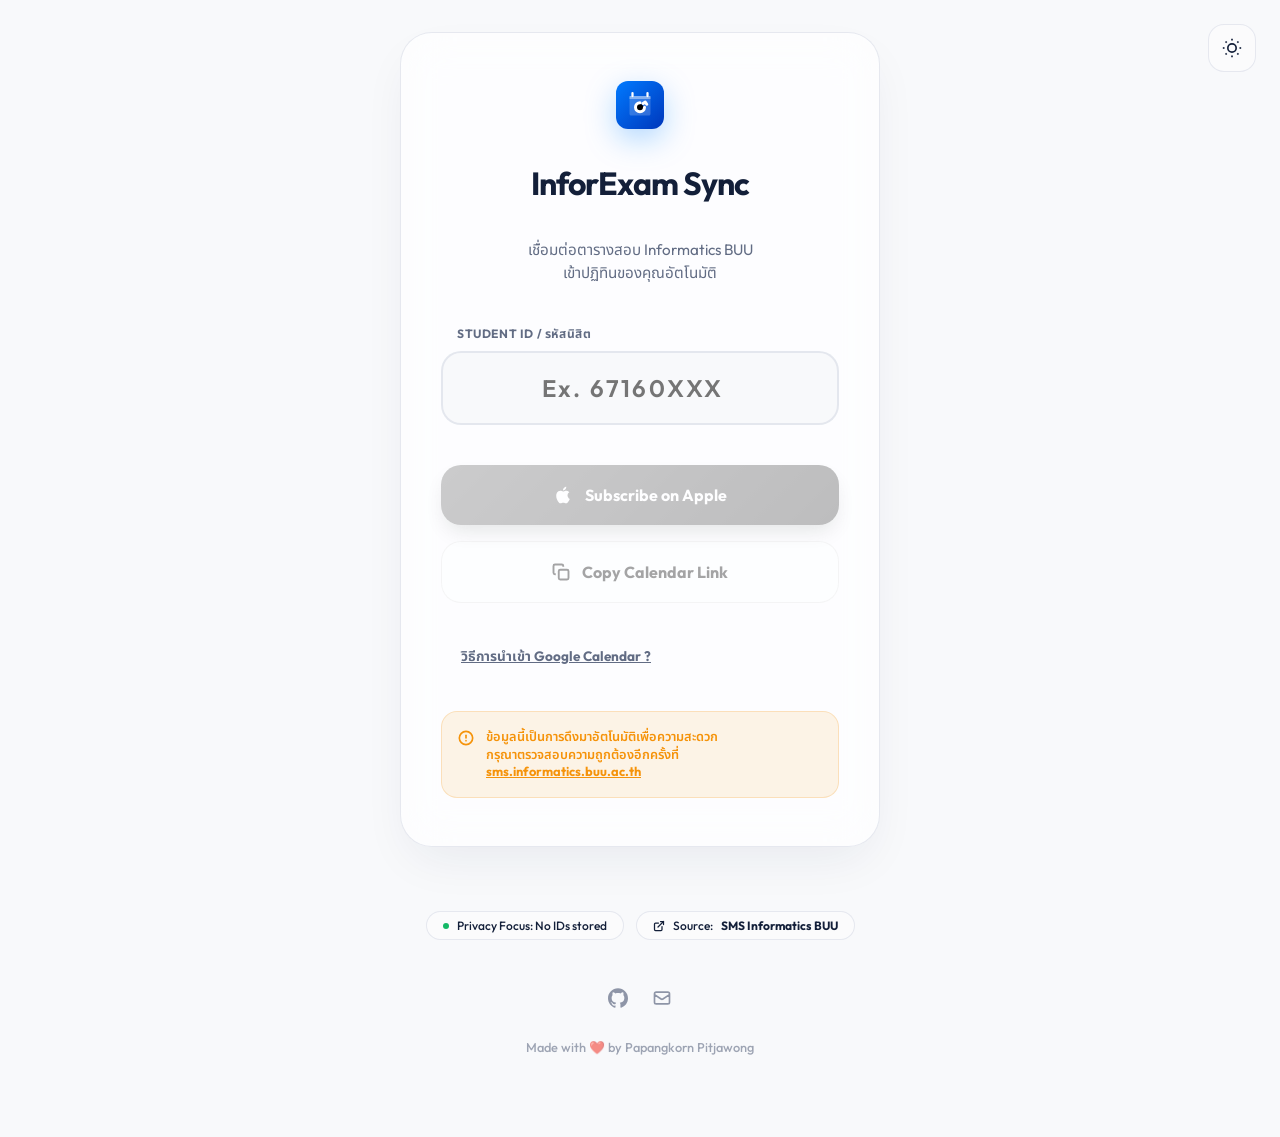
<file: index.html>
<!DOCTYPE html>
<html lang="th">

<head>
    <meta charset="UTF-8">
    <meta name="viewport" content="width=device-width, initial-scale=1.0">
    <title>InforExam Sync | ตารางสอบ IF BUU 📅</title>

    <!-- Fonts -->
    <link rel="preconnect" href="https://fonts.googleapis.com">
    <link rel="preconnect" href="https://fonts.gstatic.com" crossorigin>
    <link
        href="https://fonts.googleapis.com/css2?family=Outfit:wght@300;400;500;600;700&family=Inter:wght@400;500;600;700&family=Noto+Sans+Thai:wght@300;400;700&display=swap"
        rel="stylesheet">

    <!-- Styles -->
    <link rel="stylesheet" href="/css/style.css">

    <!-- Meta -->
    <meta name="description" content="InforExam Sync - Automated BUU Informatics Exam Calendar Sync">
    <meta name="theme-color" content="#017aff">

    <!-- Favicon -->
    <link rel="icon" type="image/svg+xml" href="/favicon.svg">
</head>

<body data-theme="light">

    <nav class="theme-nav">
        <button id="theme-toggle" class="icon-btn" title="Toggle Theme">
            <svg id="sun-icon" width="20" height="20" fill="none" stroke="currentColor" stroke-width="2"
                viewbox="0 0 24 24">
                <circle cx="12" cy="12" r="5"></circle>
                <line x1="12" y1="1" x2="12" y2="3"></line>
                <line x1="12" y1="21" x2="12" y2="23"></line>
                <line x1="4.22" y1="4.22" x2="5.64" y2="5.64"></line>
                <line x1="18.36" y1="18.36" x2="19.78" y2="19.78"></line>
                <line x1="1" y1="12" x2="3" y2="12"></line>
                <line x1="21" y1="12" x2="23" y2="12"></line>
                <line x1="4.22" y1="19.78" x2="5.64" y2="18.36"></line>
                <line x1="18.36" y1="5.64" x2="19.78" y2="4.22"></line>
            </svg>
            <svg id="moon-icon" width="20" height="20" fill="none" stroke="currentColor" stroke-width="2"
                viewbox="0 0 24 24" style="display:none">
                <path d="M21 12.79A9 9 0 1 1 11.21 3 7 7 0 0 0 21 12.79z"></path>
            </svg>
        </button>
    </nav>

    <main class="container">
        <div class="card">
            <header class="header">
                <div class="logo">
                    <svg width="48" height="48" viewBox="0 0 32 32">
                        <defs>
                            <linearGradient id="logoGradient" x1="0%" y1="0%" x2="100%" y2="100%">
                                <stop offset="0%" style="stop-color:#017aff;stop-opacity:1" />
                                <stop offset="100%" style="stop-color:#0037bb;stop-opacity:1" />
                            </linearGradient>
                        </defs>
                        <rect width="32" height="32" rx="8" fill="url(#logoGradient)" />
                        <path
                            d="M9 11C9 10.4477 9.44772 10 10 10H22C22.5523 10 23 10.4477 23 11V22C23 22.5523 22.5523 23 22 23H10C9.44772 23 9 22.5523 9 22V11Z"
                            fill="white" fill-opacity="0.2" />
                        <path d="M11 8V10M21 8V10" stroke="white" stroke-width="1.5" stroke-linecap="round" />
                        <path
                            d="M16 14.5C14.3431 14.5 13 15.8431 13 17.5C13 19.1569 14.3431 20.5 16 20.5C17.6569 20.5 19 19.1569 19 17.5"
                            stroke="white" stroke-width="2" stroke-linecap="round" />
                        <path d="M18 15L19.5 14L20.5 15.5" stroke="white" stroke-width="2" stroke-linecap="round"
                            stroke-linejoin="round" />
                        <rect x="9" y="10" width="14" height="2" fill="white" fill-opacity="0.4" />
                    </svg>
                </div>
                <h1>InforExam Sync</h1>
                <p style="color: var(--text-muted); font-size: 0.95rem; margin-top: 0.5rem;">
                    เชื่อมต่อตารางสอบ Informatics BUU <br>เข้าปฏิทินของคุณอัตโนมัติ
                </p>
            </header>

            <div class="input-block">
                <label class="label">Student ID / รหัสนิสิต</label>
                <input type="number" id="std_id" placeholder="Ex. 67160XXX" maxlength="8">
            </div>

            <div class="btn-list">
                <button id="apple_btn" class="btn btn-apple" disabled>
                    <svg width="20" height="20" fill="currentColor" viewbox="0 0 24 24">
                        <path
                            d="M18.71 19.5c-.83 1.24-1.71 2.45-3.1 2.48-1.34.03-1.77-.79-3.29-.79-1.53 0-2 .76-3.27.82-1.31.05-2.31-1.32-3.14-2.53C4.25 17 2.94 12.45 4.7 9.39c.87-1.52 2.43-2.48 4.12-2.51 1.28-.02 2.5.87 3.29.87.78 0 2.26-1.07 3.81-.91.65.03 2.47.26 3.64 1.98-.09.06-2.17 1.28-2.15 3.81.03 3.02 2.65 4.03 2.68 4.04-.03.07-.42 1.44-1.38 2.83M13 3.5c.73-.83 1.94-1.46 2.94-1.5.13 1.17-.34 2.35-1.04 3.19-.69.85-1.83 1.51-2.95 1.42-.15-1.15.41-2.35 1.05-3.11z" />
                    </svg>
                    Subscribe on Apple
                </button>
                <button id="copy_btn" class="btn btn-ghost" disabled>
                    <svg width="18" height="18" fill="none" stroke="currentColor" stroke-width="2.5"
                        viewbox="0 0 24 24">
                        <rect x="9" y="9" width="13" height="13" rx="2" ry="2"></rect>
                        <path d="M5 15H4a2 2 0 0 1-2-2V4a2 2 0 0 1 2-2h9a2 2 0 0 1 2 2v1"></path>
                    </svg>
                    Copy Calendar Link
                </button>
            </div>

            <button id="show_how" class="btn"
                style="background:transparent; color:var(--text-muted); font-size:0.85rem; margin-top:1.5rem; text-decoration: underline;">
                วิธีการนำเข้า Google Calendar ?
            </button>

            <div class="alert">
                <svg width="16" height="16" viewBox="0 0 24 24" fill="none" stroke="currentColor" stroke-width="2.5"
                    stroke-linecap="round" stroke-linejoin="round">
                    <circle cx="12" cy="12" r="10"></circle>
                    <line x1="12" y1="8" x2="12" y2="12"></line>
                    <line x1="12" y1="16" x2="12.01" y2="16"></line>
                </svg>
                <span>ข้อมูลนี้เป็นการดึงมาอัตโนมัติเพื่อความสะดวก <br>กรุณาตรวจสอบความถูกต้องอีกครั้งที่ <a
                        href="https://sms.informatics.buu.ac.th" target="_blank"
                        style="color:var(--accent); font-weight:700;">sms.informatics.buu.ac.th</a></span>
            </div>
            <!-- Preview Section -->
            <section id="preview" class="preview-area">
                <div class="preview-header">
                    <h2 class="preview-title">ตารางสอบของคุณ</h2>
                    <span id="countdown" class="badge">Loading...</span>
                </div>
                <div id="exam-list" class="exam-list">
                    <!-- Items injected by app.js -->
                </div>

            </section>
        </div>

        <footer class="footer">
            <div class="footer-badges">
                <div class="footer-badge">
                    <div class="badge-dot"></div>
                    Privacy Focus: No IDs stored
                </div>
                <div class="footer-badge">
                    <svg width="12" height="12" viewBox="0 0 24 24" fill="none" stroke="currentColor" stroke-width="2.5"
                        stroke-linecap="round" stroke-linejoin="round">
                        <path d="M18 13v6a2 2 0 0 1-2 2H5a2 2 0 0 1-2-2V8a2 2 0 0 1 2-2h6"></path>
                        <polyline points="15 3 21 3 21 9"></polyline>
                        <line x1="10" y1="14" x2="21" y2="3"></line>
                    </svg>
                    Source: <a href="https://sms.informatics.buu.ac.th" target="_blank"
                        style="color:inherit; text-decoration:none; font-weight:700;">SMS Informatics BUU</a>
                </div>
            </div>

            <div class="footer-socials">
                <a href="https://github.com/TAHPAPANGKORN" target="_blank" class="social-link" title="GitHub">
                    <svg width="20" height="20" fill="currentColor" viewBox="0 0 24 24">
                        <path
                            d="M12 .297c-6.63 0-12 5.373-12 12 0 5.303 3.438 9.8 8.205 11.385.6.113.82-.258.82-.577 0-.285-.01-1.04-.015-2.04-3.338.724-4.042-1.61-4.042-1.61C4.422 18.07 3.633 17.7 3.633 17.7c-1.087-.744.084-.729.084-.729 1.205.084 1.838 1.236 1.838 1.236 1.07 1.835 2.809 1.305 3.495.998.108-.776.417-1.305.76-1.605-2.665-.3-5.466-1.332-5.466-5.93 0-1.31.465-2.38 1.235-3.22-.135-.303-.54-1.523.105-3.176 0 0 1.005-.322 3.3 1.23.96-.267 1.98-.399 3-.405 1.02.006 2.04.138 3 .405 2.28-1.552 3.285-1.23 3.285-1.23.645 1.653.24 2.873.12 3.176.765.84 1.23 1.91 1.23 3.22 0 4.61-2.805 5.625-5.475 5.92.42.36.81 1.096.81 2.22 0 1.606-.015 2.896-.015 3.286 0 .315.21.69.825.57C20.565 22.092 24 17.592 24 12.297c0-6.627-5.373-12-12-12" />
                    </svg>
                </a>
                <a href="mailto:papangkorn.pitjawong.work@gmail.com" class="social-link" title="Contact Support">
                    <svg width="20" height="20" fill="none" stroke="currentColor" stroke-width="2" viewBox="0 0 24 24">
                        <path
                            d="M3 8l7.89 5.26a2 2 0 002.22 0L21 8M5 19h14a2 2 0 002-2V7a2 2 0 00-2-2H5a2 2 0 00-2 2v10a2 2 0 002 2z">
                        </path>
                    </svg>
                </a>
            </div>

            <p class="copyright">
                Made with <span class="heart">❤️</span> by Papangkorn Pitjawong
            </p>
        </footer>
    </main>

    <!-- Guide Modal -->
    <div id="guide-modal" class="guide-modal"
        style="display: none; position: fixed; inset: 0; background: rgba(0,0,0,0.6); backdrop-filter: blur(8px); z-index: 2000; align-items: center; justify-content: center; padding: 1.5rem;">
        <div class="guide-content"
            style="background: var(--surface); border: 1px solid var(--border); border-radius: 32px; padding: 2.5rem; max-width: 500px; width: 100%; position: relative;">
            <h2 style="margin-bottom: 1.5rem;">Google Calendar Guide</h2>
            <ul style="list-style: none; text-align: left;">
                <li style="margin-bottom: 1rem; display: flex; gap: 1rem;">
                    <div
                        style="width: 24px; height: 24px; background: var(--primary); color: white; border-radius: 50%; flex-shrink: 0; display: flex; align-items: center; justify-content: center; font-size: 0.8rem; font-weight: 700;">
                        1</div>
                    <span>คัดลอกลิงก์ด้วยปุ่ม <strong>Copy Calendar Link</strong></span>
                </li>
                <li style="margin-bottom: 1rem; display: flex; gap: 1rem;">
                    <div
                        style="width: 24px; height: 24px; background: var(--primary); color: white; border-radius: 50%; flex-shrink: 0; display: flex; align-items: center; justify-content: center; font-size: 0.8rem; font-weight: 700;">
                        2</div>
                    <span>ไปที่ <a href="https://calendar.google.com" target="_blank"
                            style="color:var(--primary)">Google Calendar</a> บนคอมพิวเตอร์</span>
                </li>
                <li style="margin-bottom: 1rem; display: flex; gap: 1rem;">
                    <div
                        style="width: 24px; height: 24px; background: var(--primary); color: white; border-radius: 50%; flex-shrink: 0; display: flex; align-items: center; justify-content: center; font-size: 0.8rem; font-weight: 700;">
                        3</div>
                    <span>กดปุ่ม <strong>+</strong> ข้างปฏิทินอื่น (Other calendars)</span>
                </li>
                <li style="margin-bottom: 1rem; display: flex; gap: 1rem;">
                    <div
                        style="width: 24px; height: 24px; background: var(--primary); color: white; border-radius: 50%; flex-shrink: 0; display: flex; align-items: center; justify-content: center; font-size: 0.8rem; font-weight: 700;">
                        4</div>
                    <span>เลือก <strong>จาก URL</strong> (From URL) แล้ววางลิงก์ลงไป</span>
                </li>
            </ul>
            <button id="close_guide" class="btn btn-primary" style="margin-top:2rem; width:100%">รับทราบ!</button>
        </div>
    </div>

    <!-- Scripts -->
    <script src="/js/app.js"></script>
</body>

</html>
</file>
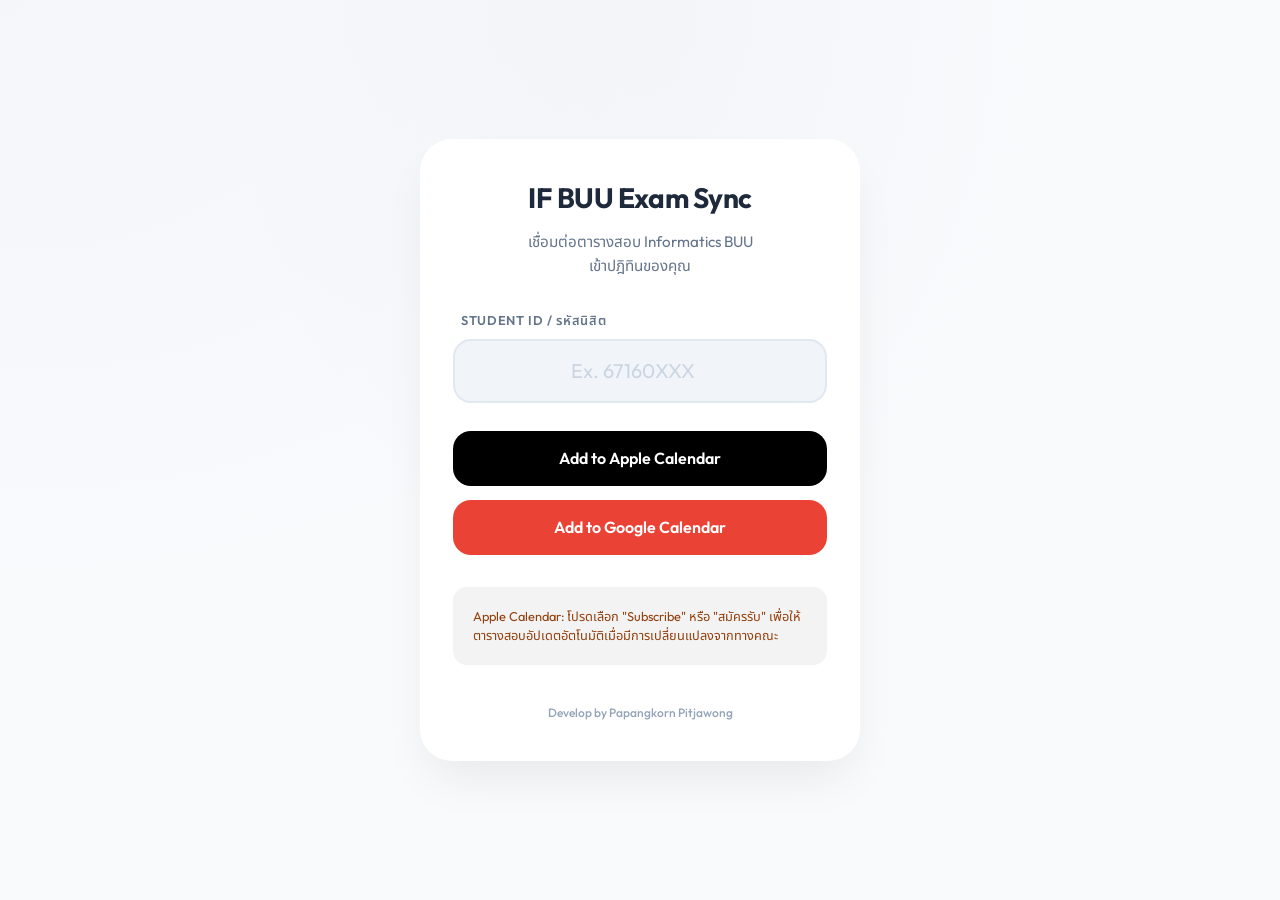
<file: public/index.html>
<!DOCTYPE html>
<html lang="th">
<head>
    <meta charset="UTF-8">
    <meta name="viewport" content="width=device-width, initial-scale=1.0">
    <title>BUU Exam Sync | ตารางสอบอินฟอร์ BUU 📅</title>
    <link href="https://fonts.googleapis.com/css2?family=Outfit:wght@400;600;700&family=Noto+Sans+Thai:wght@400;700&display=swap" rel="stylesheet">
    <style>
        :root {
            --primary: #2563eb;
            --primary-dark: #1d4ed8;
            --accent: #f59e0b;
            --bg: #f8fafc;
            --card-bg: #ffffff;
            --apple: #000000;
            --google: #ea4335;
            --text-main: #1e293b;
            --text-sub: #64748b;
        }

        * {
            box-sizing: border-box;
            -webkit-tap-highlight-color: transparent;
        }

        body {
            font-family: 'Outfit', 'Noto Sans Thai', sans-serif;
            background-color: var(--bg);
            background-image: radial-gradient(at 0% 0%, hsla(225,39%,30%,0.02) 0, transparent 50%), 
                              radial-gradient(at 50% 0%, hsla(225,39%,20%,0.02) 0, transparent 50%);
            display: flex;
            justify-content: center;
            align-items: center;
            min-height: 100vh;
            margin: 0;
            color: var(--text-main);
            padding: 20px;
        }

        .card {
            background: var(--card-bg);
            padding: 2.5rem 2rem;
            border-radius: 32px;
            box-shadow: 0 25px 50px -12px rgba(0, 0, 0, 0.08);
            text-align: center;
            max-width: 440px;
            width: 100%;
            border: 1px solid rgba(255, 255, 255, 0.8);
            backdrop-filter: blur(10px);
            animation: fadeIn 0.6s cubic-bezier(0.16, 1, 0.3, 1);
        }

        @keyframes fadeIn {
            from { opacity: 0; transform: translateY(20px); }
            to { opacity: 1; transform: translateY(0); }
        }

        .icon-header {
            font-size: 3.5rem;
            margin-bottom: 1rem;
            display: inline-block;
            filter: drop-shadow(0 10px 15px rgba(0,0,0,0.1));
        }

        h1 { 
            font-weight: 700;
            color: var(--text-main); 
            margin: 0 0 0.75rem 0; 
            font-size: 1.75rem;
            letter-spacing: -0.02em;
        }

        p { 
            line-height: 1.6; 
            color: var(--text-sub); 
            margin-bottom: 2rem;
            font-size: 0.95rem;
        }
        
        .input-group {
            margin-bottom: 1.75rem;
            position: relative;
        }

        .input-label {
            display: block;
            text-align: left;
            font-size: 0.8rem;
            font-weight: 600;
            color: var(--text-sub);
            margin-bottom: 0.5rem;
            margin-left: 0.5rem;
            text-transform: uppercase;
            letter-spacing: 0.05em;
        }

        input {
            width: 100%;
            padding: 1.1rem;
            border: 2px solid #e2e8f0;
            border-radius: 18px;
            font-size: 1.25rem;
            text-align: center;
            outline: none;
            transition: all 0.3s cubic-bezier(0.4, 0, 0.2, 1);
            background: #f1f5f9;
            font-family: inherit;
        }

        input:focus {
            border-color: var(--primary);
            background: #fff;
            box-shadow: 0 0 0 4px rgba(37, 99, 235, 0.1);
        }

        input::placeholder { color: #cbd5e1; }
        
        .btn-container {
            display: flex;
            flex-direction: column;
            gap: 0.85rem;
        }

        .btn {
            display: flex;
            align-items: center;
            justify-content: center;
            padding: 1.1rem;
            border-radius: 18px;
            text-decoration: none;
            font-weight: 600;
            color: white;
            transition: all 0.3s cubic-bezier(0.4, 0, 0.2, 1);
            cursor: pointer;
            border: none;
            font-size: 1rem;
            position: relative;
            overflow: hidden;
        }

        .btn:hover:not(:disabled) {
            transform: translateY(-2px);
            box-shadow: 0 10px 15px -3px rgba(0, 0, 0, 0.1);
        }

        .btn:active:not(:disabled) { transform: translateY(0) scale(0.98); }

        .btn-apple { 
            background: var(--apple); 
        }

        .btn-google { 
            background: var(--google);
        }

        .btn:disabled {
            background-color: #e2e8f0;
            color: #94a3b8;
            cursor: not-allowed;
            transform: none !important;
            box-shadow: none !important;
        }
        
        .btn svg { 
            margin-right: 12px; 
            width: 20px; 
            height: 20px; 
            fill: currentColor; 
        }

        .instruction {
            margin-top: 2rem;
            text-align: left;
            font-size: 0.8rem;
            background: #f3f3f3;
            padding: 1.25rem;
            border-radius: 14px;
            color: #92400e;
            line-height: 1.5;
        }

        .footer {
            margin-top: 2.5rem;
            font-size: 0.75rem;
            color: #94a3b8;
            font-weight: 500;
        }

        @media (max-width: 480px) {
            .card { padding: 2rem 1.5rem; }
            h1 { font-size: 1.5rem; }
        }
    </style>
</head>
<body>
    <div class="card">
        <h1>IF BUU Exam Sync</h1>
        <p>เชื่อมต่อตารางสอบ Informatics BUU <br>เข้าปฎิทินของคุณ</p>
        
        <div class="input-group">
            <span class="input-label">Student ID / รหัสนิสิต</span>
            <input type="number" id="std_id" placeholder="Ex. 67160XXX" maxlength="8">
        </div>

        <div class="btn-container">
            <a id="apple_link" class="btn btn-apple" disabled>
                Add to Apple Calendar
            </a>
            <a id="google_link" class="btn btn-google" target="_blank" disabled>
                Add to Google Calendar
            </a>
        </div>

        <div class="instruction">
            Apple Calendar: โปรดเลือก "Subscribe" หรือ "สมัครรับ" เพื่อให้ตารางสอบอัปเดตอัตโนมัติเมื่อมีการเปลี่ยนแปลงจากทางคณะ
        </div>


        <div class="footer">
            Develop by Papangkorn Pitjawong
        </div>
    </div>

    <script>
        const input = document.getElementById('std_id');
        const appleLink = document.getElementById('apple_link');
        const googleLink = document.getElementById('google_link');

        function updateLinks() {
            const sid = input.value.trim();
            const host = window.location.host;
            const originWithProtocol = window.location.origin; // e.g. https://...
            
            if (sid.length >= 8) {
                // Apple Calendar: webcal:// protocol works best on iOS/macos
                appleLink.href = `webcal://${host}/${sid}`;
                appleLink.removeAttribute('disabled');

                // Google Calendar: render?cid=URL
                const fullIcsUrl = `${originWithProtocol}/${sid}`;
                googleLink.href = `https://www.google.com/calendar/render?cid=${encodeURIComponent(fullIcsUrl)}`;
                googleLink.removeAttribute('disabled');
            } else {
                appleLink.href = "javascript:void(0)";
                appleLink.setAttribute('disabled', 'true');
                
                googleLink.href = "javascript:void(0)";
                googleLink.setAttribute('disabled', 'true');
            }
        }

        input.addEventListener('input', updateLinks);
        updateLinks(); // Initial state
    </script>
</body>
</html>
</file>
<file: css/style.css>
:root {
    /* --- Modern HSL Design System --- */
    --hue: 222;
    --primary: hsl(var(--hue), 89%, 60%);
    --primary-alt: hsl(var(--hue), 89%, 65%);
    --accent: hsl(35, 92%, 50%);
    --success: hsl(150, 80%, 40%);
    --error: hsl(0, 80%, 60%);
    
    /* Light Mode */
    --bg: hsl(var(--hue), 30%, 98%);
    --surface: hsla(0, 0%, 100%, 0.7);
    --border: hsla(var(--hue), 20%, 90%, 0.8);
    --text: hsl(var(--hue), 50%, 15%);
    --text-muted: hsl(var(--hue), 15%, 45%);
    --glass: hsla(0, 0%, 100%, 0.4);
    --shadow: 0 20px 50px -12px hsla(var(--hue), 50%, 20%, 0.08);
}

[data-theme="dark"] {
    --bg: hsl(var(--hue), 33%, 3%);
    --surface: hsla(var(--hue), 30%, 10%, 0.6);
    --border: hsla(var(--hue), 30%, 20%, 0.3);
    --text: hsl(var(--hue), 20%, 95%);
    --text-muted: hsl(var(--hue), 10%, 75%);
    --glass: hsla(var(--hue), 30%, 15%, 0.4);
    --shadow: 0 30px 60px -15px hsla(0, 0%, 0%, 0.6);
}

/* --- Base --- */
* {
    box-sizing: border-box;
    margin: 0;
    padding: 0;
    transition: background-color 0.4s cubic-bezier(0.4, 0, 0.2, 1), 
                color 0.4s cubic-bezier(0.4, 0, 0.2, 1),
                border-color 0.4s cubic-bezier(0.4, 0, 0.2, 1),
                transform 0.4s cubic-bezier(0.16, 1, 0.3, 1);
    font-family: 'Outfit', 'Noto Sans Thai', sans-serif;
}

body {
    background-color: var(--bg);
    color: var(--text);
    min-height: 100vh;
    display: flex;
    flex-direction: column;
    align-items: center;
    justify-content: center;
    padding: 2rem 1.5rem;
    line-height: 1.5;
    -webkit-font-smoothing: antialiased;
}

h1, h2, h3 {
    font-family: 'Outfit', sans-serif;
    font-weight: 700;
    letter-spacing: -0.03em;
}

/* --- Layout --- */
.container {
    width: 100%;
    max-width: 480px;
    animation: entrance 1s cubic-bezier(0.16, 1, 0.3, 1);
}

@keyframes entrance {
    from { opacity: 0; transform: translateY(30px) scale(0.98); }
    to { opacity: 1; transform: translateY(0) scale(1); }
}

/* --- UI Components --- */
.card {
    background: var(--surface);
    backdrop-filter: blur(24px) saturate(180%);
    -webkit-backdrop-filter: blur(24px) saturate(180%);
    border: 1px solid var(--border);
    border-radius: 32px;
    padding: 3rem 2.5rem;
    box-shadow: var(--shadow);
    text-align: center;
}

.header {
    display: flex;
    flex-direction: column;
    align-items: center;
    gap: 1.5rem;
    margin-bottom: 2rem;
}

.logo {
    filter: drop-shadow(0 10px 15px rgba(1, 122, 255, 0.3));
    animation: floating 3s ease-in-out infinite;
}

@keyframes floating {
    0%, 100% { transform: translateY(0); }
    50% { transform: translateY(-5px); }
}

.input-block {
    margin: 2.5rem 0;
    position: relative;
}

.label {
    display: block;
    text-align: left;
    font-size: 0.75rem;
    font-weight: 700;
    text-transform: uppercase;
    letter-spacing: 0.05em;
    color: var(--text-muted);
    margin: 0 0 0.5rem 1rem;
}

input {
    width: 100%;
    background: var(--bg);
    border: 2px solid var(--border);
    border-radius: 20px;
    padding: 1.25rem;
    font-family: 'Outfit', sans-serif;
    font-size: 1.5rem;
    font-weight: 600;
    color: var(--text);
    text-align: center;
    outline: none;
    letter-spacing: 0.1em;
}

input:focus {
    border-color: var(--primary);
    box-shadow: 0 0 0 5px hsla(var(--hue), 89%, 60%, 0.15);
    background: var(--surface);
    transform: translateY(-2px);
}

/* --- Buttons --- */
.btn-list {
    display: grid;
    gap: 1rem;
}

.btn {
    display: flex;
    align-items: center;
    justify-content: center;
    gap: 0.75rem;
    padding: 1.25rem;
    border-radius: 20px;
    font-weight: 700;
    font-size: 1rem;
    cursor: pointer;
    border: none;
    text-decoration: none;
}

.btn:active { transform: scale(0.97); }

.btn-primary {
    background: var(--primary);
    color: #ffffff;
    box-shadow: 0 10px 25px -5px hsla(var(--hue), 89%, 60%, 0.4);
}

.btn-primary:hover {
    background: var(--primary-alt);
    box-shadow: 0 15px 35px -10px hsla(var(--hue), 89%, 60%, 0.6);
}

.btn-apple {
    background: linear-gradient(135deg, #ff5e62 0%, #ff2d55 100%);
    color: #ffffff;
    box-shadow: 0 10px 20px -5px rgba(255, 45, 85, 0.4);
    border: none;
}

.btn-apple:hover {
    background: linear-gradient(135deg, #ff6b70 0%, #ff3d65 100%);
    box-shadow: 0 15px 30px -8px rgba(255, 45, 85, 0.5);
    transform: translateY(-2px);
}

.btn-ghost {
    background: var(--glass);
    border: 1px solid var(--border);
    color: var(--text);
}

.btn-ghost:hover {
    background: var(--border);
}

.btn:disabled {
    opacity: 0.4;
    cursor: not-allowed;
    filter: grayscale(1);
}

/* --- Preview Section --- */
.preview-area {
    margin-top: 3rem;
    display: none;
    animation: fadeIn 0.6s ease-out;
}

.preview-title {
    font-size: 1.5rem;
    font-family: 'Outfit', 'Noto Sans Thai', sans-serif;
}

.preview-header {
    display: flex;
    justify-content: space-between;
    align-items: center;
    margin-bottom: 1.5rem;
}

.badge {
    background: var(--accent);
    color: white;
    padding: 0.35rem 0.85rem;
    border-radius: 50px;
    font-size: 0.75rem;
    font-weight: 800;
    box-shadow: 0 4px 12px hsla(35, 92%, 50%, 0.3);
}

.exam-list {
    display: grid;
    gap: 1rem;
}

.exam-card {
    background: var(--glass);
    border: 1px solid var(--border);
    border-radius: 20px;
    padding: 1.25rem;
    text-align: left;
    transform: translateY(20px);
    opacity: 0;
}

.exam-card.show {
    transform: translateY(0);
    opacity: 1;
}

/* --- Footer Badges --- */
.footer-badges {
    display: flex;
    justify-content: center;
    align-items: center;
    flex-wrap: wrap;
    gap: 0.75rem;
    margin-bottom: 1.5rem;
}

.footer-badge {
    display: inline-flex;
    align-items: center;
    gap: 0.5rem;
    background: var(--glass);
    border: 1px solid var(--border);
    padding: 0.45rem 1rem;
    border-radius: 50px;
    font-size: 0.75rem;
    font-weight: 500;
    line-height: 1;
    white-space: nowrap;
}

.badge-dot {
    width: 6px;
    height: 6px;
    background: var(--success);
    border-radius: 50%;
    flex-shrink: 0;
}

/* --- Alerts --- */
.alert {
    background: hsla(35, 92%, 50%, 0.1);
    border: 1px solid hsla(35, 92%, 50%, 0.2);
    color: var(--accent);
    padding: 1rem;
    border-radius: 16px;
    font-size: 0.8rem;
    font-weight: 600;
    margin-top: 1.5rem;
    display: flex;
    align-items: flex-start;
    gap: 0.75rem;
    text-align: left;
    line-height: 1.4;
}

.alert svg {
    flex-shrink: 0;
    margin-top: 2px;
}

.exam-title {
    font-weight: 700;
    margin-bottom: 0.5rem;
    font-size: 1rem;
}

/* --- Footer --- */
.footer {
    margin-top: 4rem;
    width: 100%;
    display: flex;
    flex-direction: column;
    align-items: center;
    gap: 1.5rem;
    padding-bottom: 3rem;
    animation: fadeIn 1.2s ease-out;
}

.footer-socials {
    display: flex;
    gap: 1.5rem;
}

.social-link {
    color: var(--text-muted);
    transition: all 0.3s ease;
    opacity: 0.7;
}

.social-link:hover {
    color: var(--primary);
    opacity: 1;
    transform: translateY(-2px);
}

.copyright {
    font-size: 0.8rem;
    color: var(--text-muted);
    font-weight: 500;
    opacity: 0.6;
}

.heart {
    color: #ff4d4d;
    display: inline-block;
    animation: heartBeat 1.5s infinite;
}

@keyframes heartBeat {
    0% { transform: scale(1); }
    15% { transform: scale(1.2); }
    30% { transform: scale(1); }
    45% { transform: scale(1.15); }
    60% { transform: scale(1); }
}

.exam-meta {
    display: flex;
    flex-wrap: wrap;
    gap: 0.8rem 1.2rem;
    font-size: 0.8rem;
    color: var(--text-muted);
}

.meta-item {
    display: flex;
    align-items: center;
    gap: 0.4rem;
}

.meta-item svg {
    opacity: 0.6;
}

.meta-item strong {
    color: var(--text);
}

/* --- Theme Toggle & Interactions --- */
.theme-nav {
    position: fixed;
    top: 2rem;
    right: 2rem;
    top: calc(1.5rem + env(safe-area-inset-top, 0px));
    right: calc(1.5rem + env(safe-area-inset-right, 0px));
    z-index: 1000;
}

@media (max-width: 768px) {
    .theme-nav {
        top: calc(1rem + env(safe-area-inset-top, 0px));
        right: calc(1rem + env(safe-area-inset-right, 0px));
    }
}

.icon-btn {
    background: var(--glass);
    border: 1px solid var(--border);
    padding: 0.8rem;
    border-radius: 16px;
    cursor: pointer;
    color: var(--text);
}

/* --- Utilities --- */
.skeleton {
    background: linear-gradient(110deg, var(--glass) 30%, var(--border) 50%, var(--glass) 70%);
    background-size: 200% 100%;
    animation: shine 1.6s infinite linear;
}

@keyframes shine {
    to { background-position-x: -200%; }
}

@keyframes fadeIn {
    from { opacity: 0; }
    to { opacity: 1; }
}

/* Custom Scrollbar */
::-webkit-scrollbar { width: 8px; }
::-webkit-scrollbar-track { background: var(--bg); }
::-webkit-scrollbar-thumb { background: var(--border); border-radius: 10px; }
::-webkit-scrollbar-thumb:hover { background: var(--text-muted); }

/* Selection */
::selection { background: hsla(var(--hue), 89%, 60%, 0.2); color: var(--primary); }

@media (max-width: 480px) {
    .card { padding: 2.5rem 1.5rem; }
    h1 { font-size: 1.75rem; }
}
</file>
